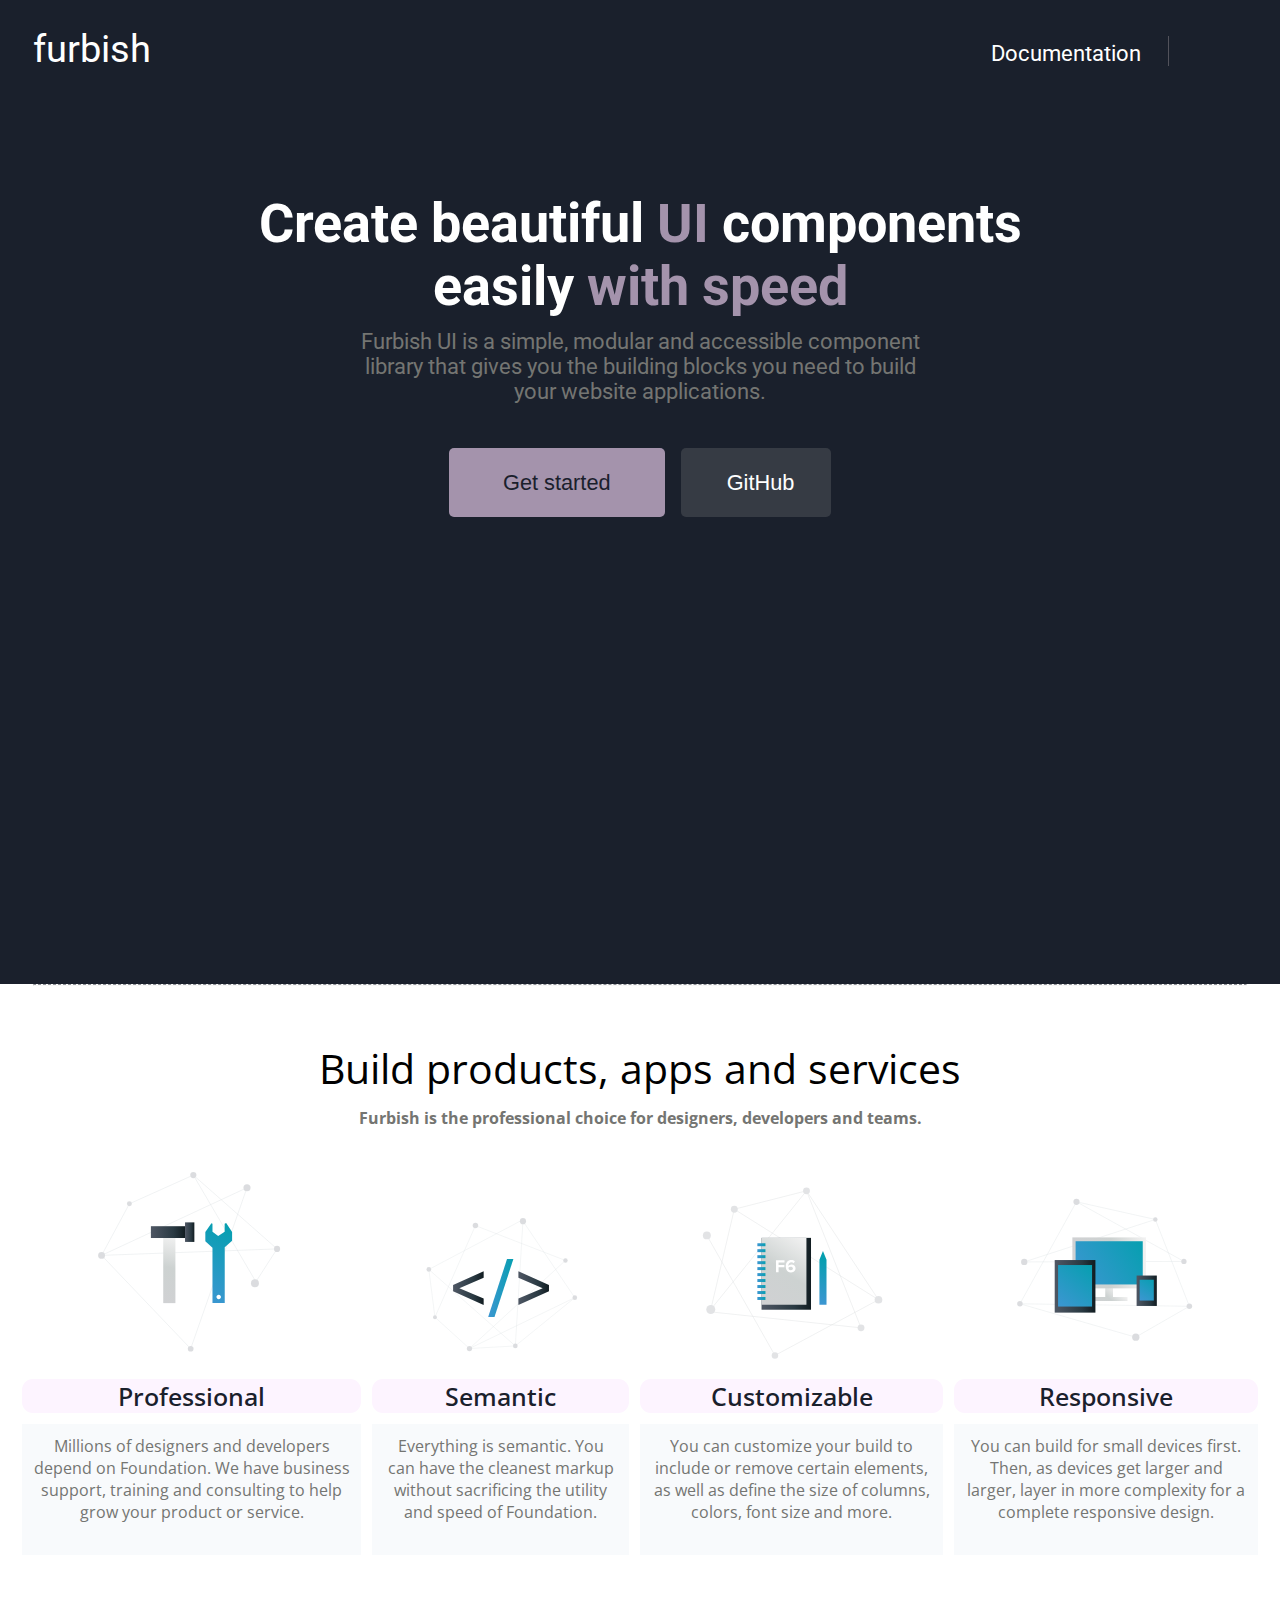
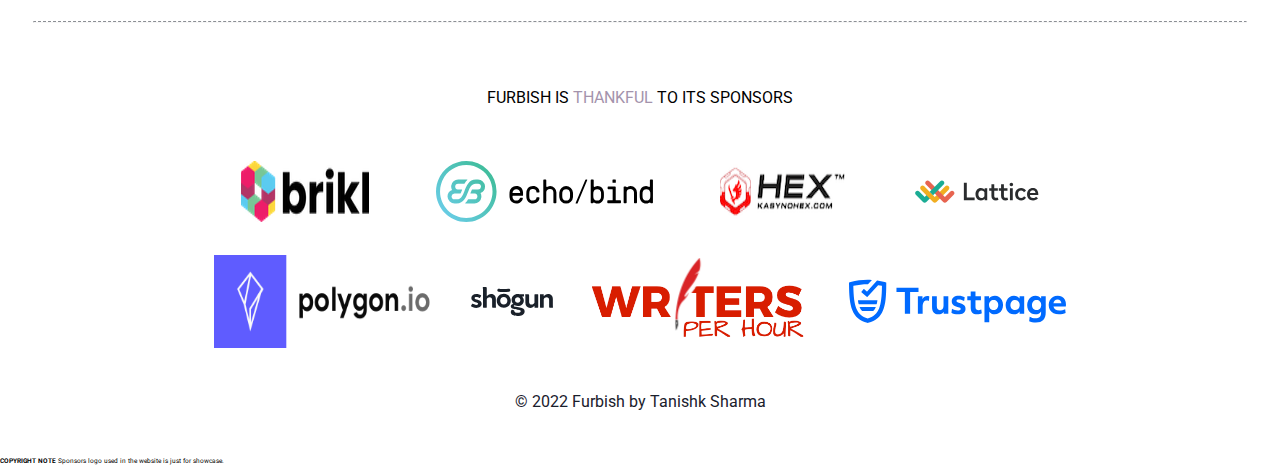
<file: index.html>
<!DOCTYPE html>
<html lang="en">
  <head>
    <meta charset="UTF-8" />
    <meta http-equiv="X-UA-Compatible" content="IE=edge" />
    <meta name="viewport" content="width=device-width, initial-scale=1.0" />
    <link
      rel="stylesheet"
      href="https://cdnjs.cloudflare.com/ajax/libs/font-awesome/5.9.0/css/all.min.css"
      integrity="sha512-q3eWabyZPc1XTCmF+8/LuE1ozpg5xxn7iO89yfSOd5/oKvyqLngoNGsx8jq92Y8eXJ/IRxQbEC+FGSYxtk2oiw=="
      crossorigin="anonymous"
      referrerpolicy="no-referrer"
    />
    <link rel="stylesheet" href="./style/home.css" />
    <title>furbish UI</title>
  </head>
  <body class="dark" id="body">
    <nav class="nav-bar">
      <div class="brand">
        <i class="fab fa-pied-piper brand-logo"></i>
        <span class="brand-name">furbish</span>
      </div>
      <div>
        <ul class="nav-list">
          <li><a href="/docs.html" class="nav-docx">Documentation</a></li>
          <li><i class="fas fa-sun nav-icon"></i></li>
          <li>
            <a href="https://github.com/tanishk15sharma" target="_blank">
              <i class="fab fa-github nav-icon"></i>
            </a>
          </li>
        </ul>
      </div>
    </nav>

    <main class="container">
      <section class="hero-section">
        <h1 class="hero-title">
          Create beautiful <span class="hero-highlight">UI</span> components
          <br />
          easily <span class="hero-highlight">with speed</span>
        </h1>
        <p class="hero-detail">
          Furbish UI is a simple, modular and accessible component library that
          gives you the building blocks you need to build your website
          applications.
        </p>

        <a href="/docs.html">
          <button class="start-btn">Get started</button>
        </a>
        <a href="https://github.com/tanishk15sharma" target="_blank">
          <button class="git-btn">
            <i class="fab fa-github"></i>
            GitHub
          </button>
        </a>
      </section>
      <hr class="dotted-line" />

      <section class="feat-section">
        <p class="feat-head">Build products, apps and services</p>
        <p class="feat-detail default-bg">
          <strong>
            Furbish is the professional choice for designers, developers and
            teams.
          </strong>
        </p>

        <div class="features-box">
          <div class="feat-div">
            <img
              src="assets/images/features/customizable.svg"
              alt="semantic-img"
              class="feat-img"
            />
            <h3 class="feat-title">Professional</h3>
            <p class="feat-detail">
              Millions of designers and developers depend on Foundation. We have
              business support, training and consulting to help grow your
              product or service.
            </p>
          </div>
          <div class="feat-div">
            <img
              src="./assets/images/features/semantic.svg"
              alt="semantic-img"
              class="feat-img"
            />
            <h3 class="feat-title">Semantic</h3>
            <p class="feat-detail">
              Everything is semantic. You can have the cleanest markup without
              sacrificing the utility and speed of Foundation.
            </p>
          </div>
          <div class="feat-div">
            <img
              src="./assets/images/features/training-01.svg"
              alt="semantic-img"
              class="feat-img"
            />
            <h3 class="feat-title">Customizable</h3>
            <p class="feat-detail">
              You can customize your build to include or remove certain
              elements, as well as define the size of columns, colors, font size
              and more.
            </p>
          </div>
          <div class="feat-div">
            <img
              src="./assets/images/features/responsive.svg"
              alt="semantic-img"
              class="feat-img"
            />
            <h3 class="feat-title">Responsive</h3>
            <p class="feat-detail">
              You can build for small devices first. Then, as devices get larger
              and larger, layer in more complexity for a complete responsive
              design.
            </p>
          </div>
        </div>
      </section>
      <hr class="dotted-line" />
      <section class="brand-section">
        <p class="brand-spons">
          furbish is <span> thankful </span> to its sponsors
        </p>
        <div class="brand-imgs">
          <img
            src="./assets/images/brands/brikl-logo.png"
            alt="Brand-logo"
            class="brand-img"
          />
          <img
            src="./assets/images/brands/echobind.svg"
            alt="Brand-logo"
            class="brand-img"
          />
          <img
            src="./assets/images/brands/kasynohex.png"
            alt="Brand-logo"
            class="brand-img"
          />

          <img
            src="./assets/images/brands/lattice-logo.svg"
            alt="Brand-logo"
            class="brand-img"
          />
          <img
            src="./assets/images/brands/polygon.png"
            alt="Brand-logo"
            class="brand-img"
          />

          <img
            src="./assets/images/brands/shogun-logo.svg"
            alt="Brand-logo"
            class="brand-img"
          />
          <img
            src="./assets/images/brands/writersperhour.png"
            alt="Brand-logo"
            class="brand-img"
          />
          <img
            src="./assets/images/brands/trust-page.svg"
            alt="Brand-logo"
            class="brand-img"
          />
        </div>
      </section>
    </main>

    <footer class="footer">
      <p class="footer-txt">
        © 2022 <i class="fab fa-pied-piper"></i> Furbish by Tanishk Sharma
      </p>
      <a href="https://github.com/tanishk15sharma" target="_blank">
        <i class="fab fa-github footer-icon"></i>
      </a>
      <a href="https://twitter.com/_tanishksharma" target="_blank">
        <i class="fab fa-twitter footer-icon"></i
      ></a>
      <a
        href="https://www.linkedin.com/in/tanishk-sharma-98225a217/"
        target="_blank"
      >
        <i class="fab fa-linkedin footer-icon"></i>
      </a>
    </footer>
    <p class="note">
      <strong>COPYRIGHT NOTE </strong>Sponsors logo used in the website is just
      for showcase.
    </p>

    <script>
      const bodyTag = document.querySelector("#body");
      const lightBtn = document.querySelector(".fa-sun");

      lightBtn.addEventListener("click", () => {
        bodyTag.classList.toggle("light");
      });
    </script>
  </body>
</html>
</file>
<file: style/home.css>
@import url("https://fonts.googleapis.com/css2?family=Abril+Fatface&family=Be+Vietnam+Pro:wght@500&family=Chivo:wght@900&family=Dongle&family=Inter&family=Lato:wght@700&family=Montserrat:wght@100&family=Noto+Sans:ital@0;1&family=Open+Sans&family=Oswald:wght@300&family=Poppins&family=Prompt:wght@200&family=Roboto+Condensed&family=Roboto:wght@400;700&family=Source+Sans+Pro&family=Spline+Sans:wght@500&display=swap");

:root {
  --primary-color: #fff;
  /* --highlight-color: #94849b; */
  --highlight-color: #a493ac;
  /* --highlight-color: #4fd1c5; */
  --secondary-color: #747572;

  --background-color: #1a202c;
}

.light {
  --primary-color: #1a202c;
  --background-color: #fff;
}

*,
*::before,
*::after {
  box-sizing: border-box;
  margin: 0;
  padding: 0;
  text-decoration: none;
  list-style: none;
}

html {
  font-size: 50%;
}

img {
  max-inline-size: 100%;
  block-size: auto;
  max-width: 60%;
}

a {
  color: var(--primary-color);
}

body {
  font-family: "Roboto", sans-serif;
}

/* ---Header--- */
.nav-bar {
  display: flex;
  justify-content: space-between;

  padding: 2rem 3rem 1rem;
  font-size: 1rem;

  background-color: var(--background-color);
}
.nav-list {
  display: flex;
  justify-content: space-evenly;

  color: var(--primary-color);
}
.nav-list li {
  margin-left: 2rem;
  font-size: 2rem;
}
.nav-docx {
  display: none;
}
.nav-icon {
  font-size: 2.5rem;
  margin-left: 1.2rem;
  margin-top: 1.4rem;
  cursor: pointer;
}

.brand-name {
  color: var(--primary-color);
  font-size: 3.5rem;
  /* display: none; */
  /* border: 1px solid pink; */
}
.brand-logo {
  color: var(--highlight-color);
  font-size: 4rem;
}

/* ---Landing Section--- */

.hero-section {
  text-align: center;
  padding-top: 20rem;
  height: 100vh;

  background-color: var(--background-color);
}
.hero-title {
  font-size: 4rem;
  color: var(--primary-color);
  font-family: "Roboto", sans-serif;
  /* font-family: "Open Sans", sans-serif; */

  margin-left: 2rem;
  margin-right: 2rem;
}
.hero-highlight {
  color: var(--highlight-color);
}
.hero-detail {
  font-size: 2rem;
  color: var(--secondary-color);

  padding-top: 1rem;
  padding-left: 2rem;
  padding-right: 2rem;
  margin-left: 2rem;
  margin-right: 2rem;
}
.start-btn {
  font-size: 2rem;
  color: var(--background-color);
  background-color: var(--highlight-color);

  margin-top: 4rem;
  padding: 2rem 9rem 2rem;

  border-radius: 5px;
  cursor: pointer;
  border: none;
}
.git-btn {
  font-size: 2rem;
  color: #fff;
  background-color: #363b44;

  margin-top: 1.5rem;
  padding: 2rem 9.4rem 2rem;

  border: none;
  cursor: pointer;
  border-radius: 5px;
}
.fa-github {
  padding-right: 0.8rem;
}

/* ---Features Section--- */

.feat-section {
  padding-left: 2rem;
  padding-right: 2rem;
  text-align: center;
  margin-top: 2rem;
  font-family: "Open Sans", sans-serif;
}
.feat-head {
  font-size: 2.7rem;
}

.feat-title {
  font-size: 2.3rem;
  color: var(--background-color);

  margin-bottom: 1rem;
  margin-top: 1rem;
  font-weight: 550;

  border-radius: 1rem;
  background-color: #fdf4ff;
  color: var(--background-color);
}
.feat-img {
  width: 100%;
}
.feat-detail {
  font-size: 2rem;
  color: var(--secondary-color);
  margin-bottom: 5rem;
  padding: 1rem 1rem 3rem;
  background-color: #f8fafc;
}
.default-bg {
  background: none;
  margin-bottom: 0rem;
}
.feat-div {
  margin-bottom: 1rem;
}

/* ---Brand Section--- */

.brand-section {
  padding-left: 2rem;
  padding-right: 2rem;
}
.brand-imgs {
  display: flex;
  flex-wrap: wrap;
  gap: 3rem;
  justify-content: space-evenly;
}
.brand-img {
  max-width: 8rem;
  height: auto;
}
.dotted-line {
  border-top: 1px dashed var(--background-color);
  margin-left: 3rem;
  margin-right: 3rem;
  opacity: 0.5;
}
.brand-spons {
  font-size: 1.3rem;
  text-transform: uppercase;
  text-align: center;

  margin-top: 3rem;
  margin-bottom: 5rem;
}
.brand-spons span {
  color: var(--highlight-color);
}

/* ---Footer--- */

.footer {
  padding: 4rem 3rem 2rem;
  text-align: center;
}
.footer-txt {
  color: var(--background-color);
  font-size: 1.5rem;
}
.footer-icon {
  color: black;
  padding: 1rem 0.6rem 1rem;
  color: var(--secondary-color);
  font-size: 2rem;
}
.note {
  font-size: 0.6rem;
  text-align: left;
}

/* ---BigScreen Media--- */

@media (min-width: 485px) {
  html {
    font-size: 60%;
  }
  .hero-section {
    padding-top: 10rem;
  }
  .start-btn {
    margin-right: 1.2rem;
    padding: 2rem 5rem 2rem;
  }
  .git-btn {
    padding: 2rem 5rem 2rem;
  }
}
@media (min-width: 700px) {
  html {
    font-size: 68%;
  }
  .nav-docx {
    display: block;
    margin-top: 1.3rem;
    padding: 0.5rem 2.5rem 0rem 0rem;
    border-right: 1px solid #52525b;
  }
  .hero-detail {
    max-width: 58rem;
    margin: 0 auto;
  }
  .brand-imgs {
    width: 50rem;
    margin: 0 auto;
  }
}
@media (min-width: 800px) {
  .features-box {
    display: flex;
    align-items: baseline;
    gap: 1rem;
  }
  .feat-detail {
    font-size: 1.5rem;
  }
  .brand-img {
    max-width: 10.2rem;
  }
}
@media (min-width: 1024px) {
  .hero-title {
    font-size: 5rem;
  }
  .feat-head {
    font-size: 3.8rem;
    margin-top: 5rem;
  }
  .brand-spons {
    font-size: 1.5rem;
    margin-top: 6rem;
  }
  .brand-imgs {
    min-width: 70%;
  }
  .brand-img {
    max-width: 20rem;
  }
  .git-btn {
    padding: 2rem 3.4rem 2rem;
  }
}
</file>
